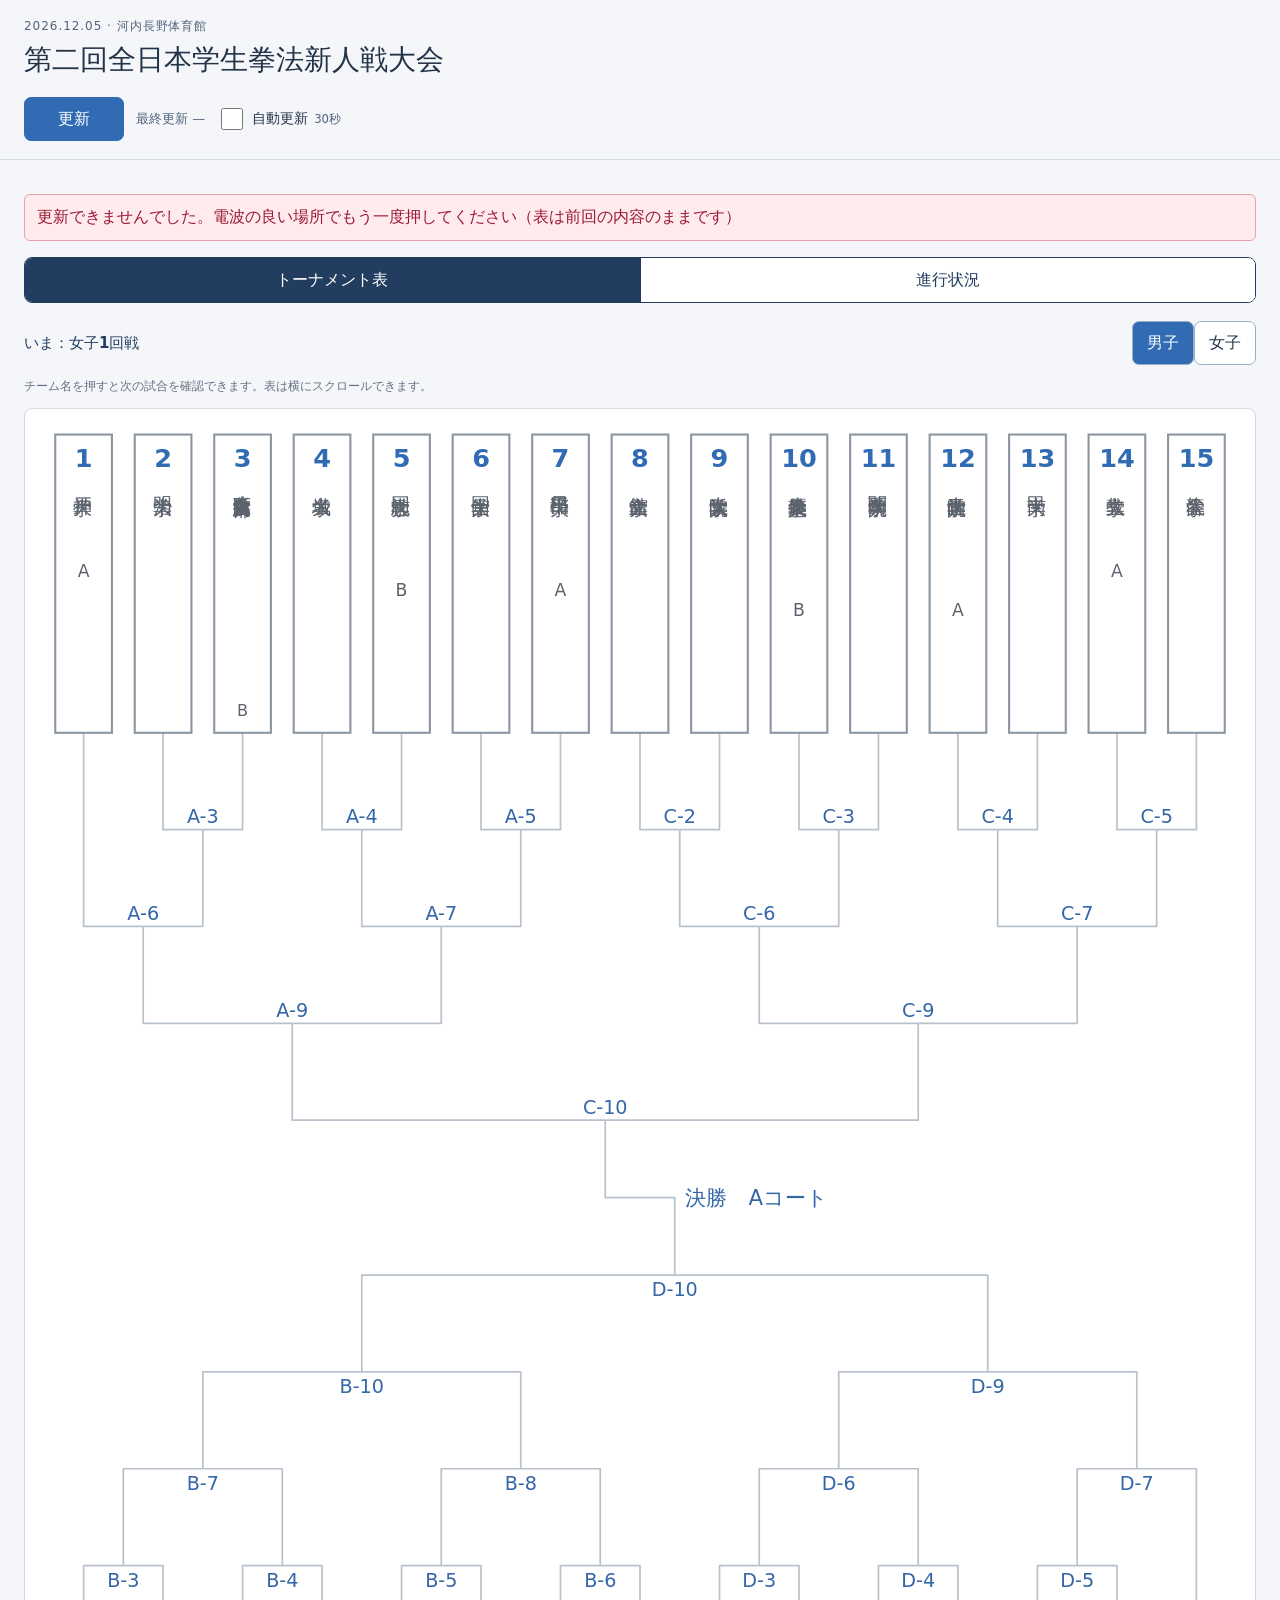
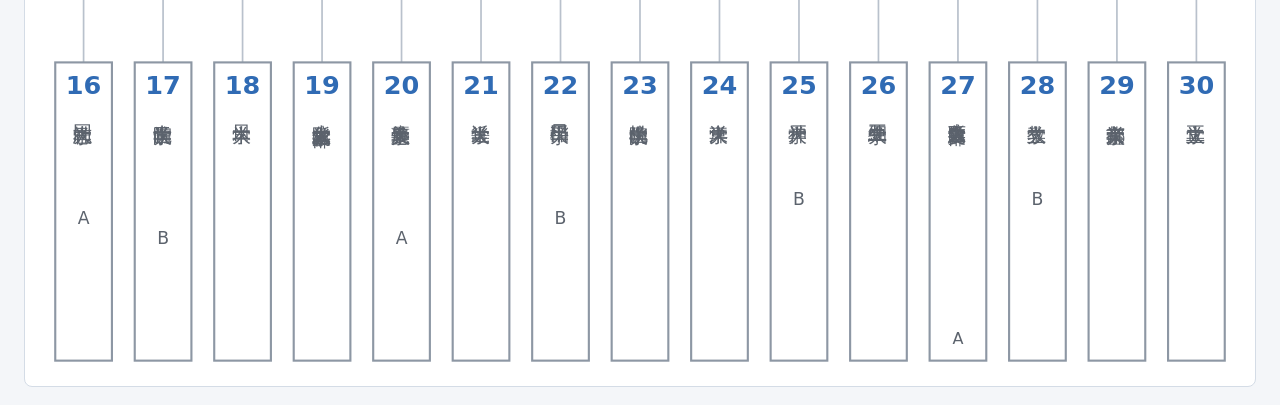
<file: index.html>
<!doctype html>
<html lang="ja">
<head>
  <meta charset="utf-8"><meta name="viewport" content="width=device-width, initial-scale=1">
  <title>速報トーナメント | 第二回全日本学生拳法新人戦大会</title>
  <link rel="stylesheet" href="css/style.css?v=1126a">
  <script defer src="config.js?v=1126a"></script><script defer src="js/logic.js?v=1126a"></script>
  <script defer src="js/api.js?v=1126a"></script><script defer src="js/bracket-view.js?v=1126a"></script><script defer src="js/viewer.js?v=1126a"></script>
</head>
<body class="viewer">
  <header><p class="eyebrow">2026.12.05 · 河内長野体育館</p><h1>第二回全日本学生拳法新人戦大会</h1>
    <div class="toolbar"><button id="refresh" class="primary">更新</button><span id="updated">最終更新 —</span>
      <label class="switch"><input id="auto" type="checkbox">自動更新 <small>30秒</small></label></div>
  </header>
  <main>
    <p id="message" class="message" role="status" aria-live="polite"></p>
    <!-- 11/24 ユーザー指示: 最初はトーナメント表だけ。進行状況（段階・コート別）は別タブに分ける。 -->
    <div class="view-tabs" role="tablist" aria-label="表示の切り替え">
      <button id="view-tab-bracket" role="tab" aria-selected="true" aria-controls="view-bracket" data-view="bracket">トーナメント表</button><button id="view-tab-progress" role="tab" aria-selected="false" aria-controls="view-progress" data-view="progress" tabindex="-1">進行状況</button>
    </div>
    <section id="champions" class="champions" aria-label="大会結果" aria-live="polite" hidden></section>
    <div id="view-progress" role="tabpanel" aria-labelledby="view-tab-progress" hidden>
      <section aria-label="いまの段階"><h2 id="phase-label">読み込み中…</h2><ol id="phases" class="phases"></ol></section>
      <section id="courts" class="courts" aria-label="コート別の試合状況"></section>
    </div>
    <div id="view-bracket" role="tabpanel" aria-labelledby="view-tab-bracket">
    <section class="bracket-section"><div class="section-heading"><p id="phase-mini" class="phase-mini">読み込み中…</p>
      <div role="tablist" aria-label="部門"><button id="tab-men" role="tab" aria-selected="true" aria-controls="bracket" data-block="男子">男子</button><button id="tab-women" role="tab" aria-selected="false" aria-controls="bracket" data-block="女子" tabindex="-1">女子</button></div></div>
      <p id="bracket-hint" class="hint">チーム名を押すと次の試合を確認できます。表は横にスクロールできます。</p>
      <div id="bracket" class="bracket-scroll" role="tabpanel" aria-labelledby="tab-men" aria-describedby="bracket-hint" tabindex="0"></div>
    </section>
    </div>
  </main>
  <dialog id="team-dialog" class="team-dialog"><h2 id="team-title"></h2><p id="team-info"></p><button id="close-dialog">閉じる</button></dialog>
  <span id="mock" class="mock" hidden>テストモード</span>
</body>
</html>
</file>
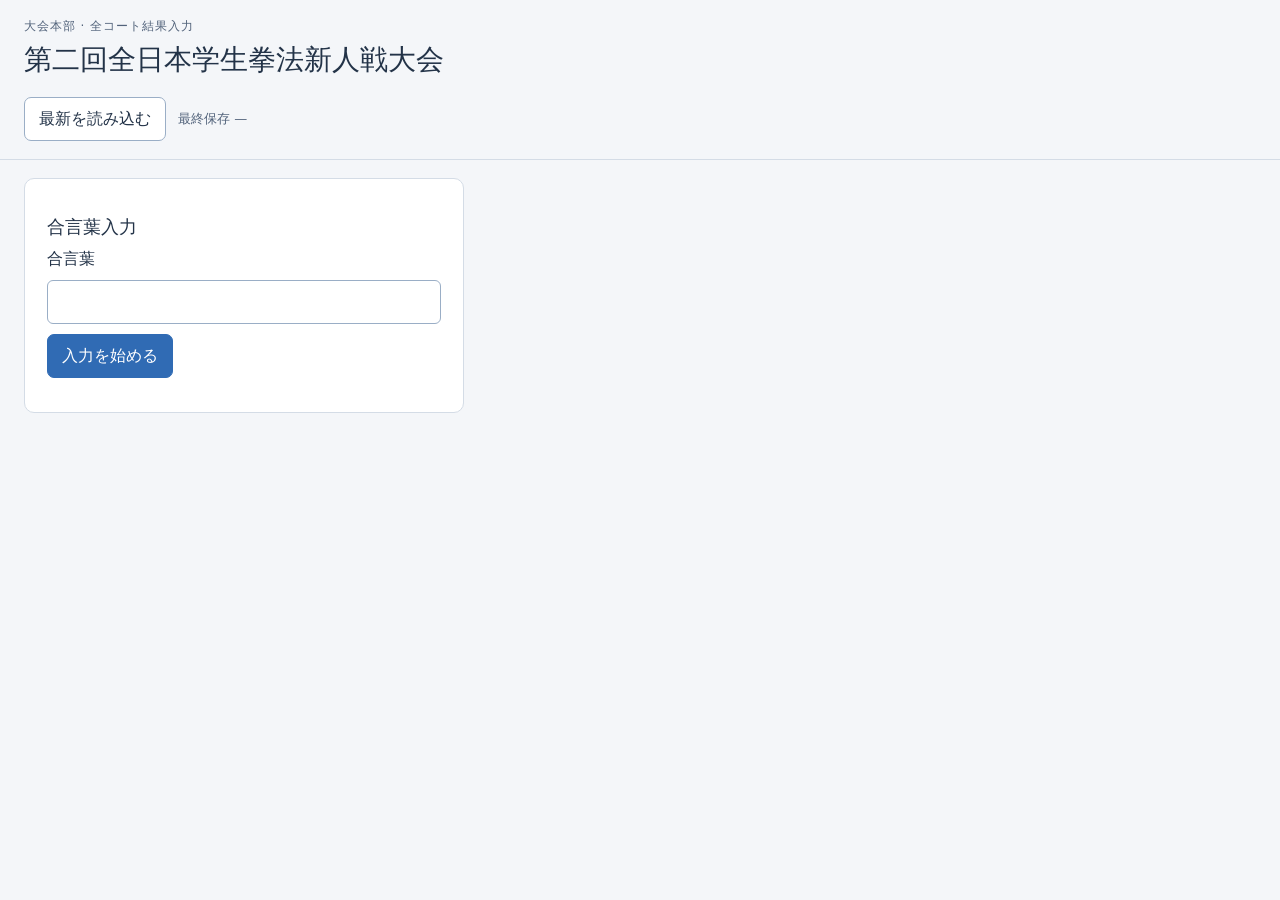
<file: admin.html>
<!doctype html>
<html lang="ja">
<head>
  <meta charset="utf-8"><meta name="viewport" content="width=device-width, initial-scale=1">
  <meta name="robots" content="noindex,nofollow"><title>本部・結果入力 | 新人戦大会</title>
  <link rel="stylesheet" href="css/style.css?v=1126a">
  <script defer src="config.js?v=1126a"></script><script defer src="js/logic.js?v=1126a"></script>
  <script defer src="js/api.js?v=1126a"></script><script defer src="js/bracket-view.js?v=1126a"></script><script defer src="js/admin-form.js?v=1126a"></script><script defer src="js/admin.js?v=1126a"></script>
</head>
<body class="admin">
  <header><p class="eyebrow">大会本部 · 全コート結果入力</p><h1>第二回全日本学生拳法新人戦大会</h1>
    <div class="toolbar"><button id="refresh">最新を読み込む</button><span id="updated">最終保存 —</span><button id="change-token" class="link">合言葉を変える</button></div>
  </header>
  <main>
    <form id="login" class="login"><h2>合言葉入力</h2><label for="token">合言葉</label><input id="token" type="password" autocomplete="current-password" required><button class="primary" type="submit">入力を始める</button><p class="hint" id="login-hint"></p></form>
    <div id="message" class="message" role="alert" aria-live="polite"></div><button id="retry" hidden>再送</button>
    <div id="editor" hidden>
      <section aria-label="いまの段階"><h2 id="phase-label"></h2><ol id="phases" class="phases"></ol></section>
      <div class="admin-layout" id="admin-layout">
        <section class="bracket-section"><div class="section-heading"><h2>トーナメント表</h2>
          <div role="tablist" aria-label="部門"><button id="tab-men" role="tab" aria-selected="true" aria-controls="bracket" data-block="男子">男子</button><button id="tab-women" role="tab" aria-selected="false" aria-controls="bracket" data-block="女子" tabindex="-1">女子</button></div></div>
          <p id="bracket-hint" class="hint">試合番号を押して結果を入力・直しできます。表は横にスクロールできます。</p>
          <div id="bracket" class="bracket-scroll" role="tabpanel" aria-labelledby="tab-men" aria-describedby="bracket-hint" tabindex="0"></div>
        </section>
        <section id="match-editor" class="match-editor" role="dialog" aria-labelledby="match-title" hidden>
          <div class="editor-heading"><h2 id="match-title" tabindex="-1"></h2><button id="close-editor" aria-label="編集窓を閉じる">閉じる</button></div>
          <p id="editor-notice" class="hint"></p>
          <div id="opponents" class="opponents"></div>
          <p id="winner-banner" class="winner-banner" role="status" aria-live="polite"></p>
          <p id="tie-hint" class="hint" hidden>同点です。代表戦・判定で勝ったチームを選んでください</p>
          <label for="result-note">メモ</label><select id="result-note"><option value="">なし</option><option>代表戦</option><option>判定</option><option>延長</option><option>不戦勝</option></select>
          <p id="result-reason" class="undo-reason" aria-live="polite"></p>
          <button id="save-result" class="primary">確定</button>
          <button id="undo-result" class="danger">この試合の結果を取り消す</button><p id="undo-reason" class="undo-reason"></p>
          <button id="set-current" class="link">この試合を試合中にする</button>
          <div id="editor-message" class="message" role="alert"></div><button id="editor-retry" hidden>再送</button>
        </section>
      </div>
      <details class="reset"><summary>全結果を消す（大会前の準備用）</summary><form id="reset-form"><label for="reset-confirm">確認文字 RESET を入力</label><input id="reset-confirm" autocomplete="off" required pattern="RESET"><button type="submit" class="danger">全結果を消す</button></form></details>
    </div>
  </main>
  <span id="mock" class="mock" hidden>テストモード</span>
</body>
</html>
</file>
<file: css/style.css>
:root{font-family:system-ui,-apple-system,"Yu Gothic",Meiryo,sans-serif;color:#233348;background:#f4f6f9;font-synthesis:none;--men:#306bb4;--women:#d6587a;--line:#d4dce6}
*{box-sizing:border-box}body{margin:0}header,main{max-width:1280px;margin:auto;padding:18px 24px}header{border-bottom:1px solid var(--line)}h1{font-size:clamp(18px,2.6vw,28px);margin:4px 0 16px;line-height:1.5}h2{font-size:18px;margin:14px 0 10px}h3{margin:0 0 8px;font-size:18px}.eyebrow{color:#52637b;font-size:12px;letter-spacing:.08em;margin:0}button,input,select{font:inherit}button,select,input:not([type=checkbox]),summary{min-height:44px}button{border:1px solid #9aaec6;background:#fff;color:#233348;padding:9px 14px;border-radius:7px;cursor:pointer;font-weight:650}button:hover{background:#edf3fb}button:disabled{opacity:.48;cursor:default}.primary{background:#306bb4;color:white;border-color:#306bb4}.primary:hover{background:#265990}.danger{color:#a81f3c;border-color:#bc4960}.link{background:transparent;border-color:transparent;text-decoration:underline;font-size:13px}button:focus-visible,input:focus-visible,select:focus-visible,summary:focus-visible,[tabindex]:focus-visible{outline:3px solid #cf8700;outline-offset:3px}input:not([type=checkbox]),select{border:1px solid #9aaec6;border-radius:6px;background:white;padding:8px;max-width:100%;width:100%}input[type=checkbox]{width:22px;height:22px;accent-color:#306bb4}.toolbar{display:flex;align-items:center;flex-wrap:wrap;gap:12px}.toolbar>span{font-size:13px;color:#52637b}.toolbar .primary{min-width:100px}.switch{display:flex;align-items:center;gap:6px;min-height:44px;font-size:14px}.switch small{color:#52637b}.message:empty{display:none}.message{padding:12px;border-radius:6px;background:#e7eef8}.message.error{background:#ffeaed;color:#9b1935;border:1px solid #e6a0ae}.phases{display:flex;gap:6px;list-style:none;margin:0 0 16px;padding:0;overflow-x:auto}.phases li{flex-shrink:0;border:1px solid var(--line);border-radius:5px;padding:7px 9px;font-size:12px;background:#fff}.phases .done{background:#e6e8ec;color:#76808d}.phases .now{background:#233d60;color:white;border-color:#233d60}.courts{display:grid;grid-template-columns:repeat(4,minmax(0,1fr));gap:12px}.court{background:#fff;border:1px solid var(--line);border-radius:10px;padding:14px;min-width:0}.court.women{border-top:4px solid var(--women)}.court.men{border-top:4px solid var(--men)}.court .label{font-size:11px;color:#657286;margin:5px 0 0}.match-id{display:block;font-size:28px;line-height:1.25;margin:3px 0 8px;font-weight:800}.women .match-id{color:#b93f61}.men .match-id{color:var(--men)}.team{display:flex;align-items:center;gap:5px;min-height:44px;width:100%;font-size:13px;line-height:1.4;text-align:left;padding:5px 0;border:0;background:transparent;overflow-wrap:anywhere}.team>span:last-child{min-width:0}.sash{flex-shrink:0;width:22px;height:25px;display:inline-flex;align-items:center;justify-content:center;border:1px solid #99a5b4;background:#fff;color:#34445a;font-size:11px;border-radius:3px}.sash.red{background:#c33c4d;border-color:#c33c4d;color:white}.team small{display:block;font-size:10px;font-weight:400;color:#657286}.next{border-top:1px solid #e6eaf0;margin-top:8px;padding-top:8px;font-size:12px;line-height:1.5}.next p{margin:4px 0}.count{font-size:11px;color:#657286;margin:10px 0 0}.section-heading{display:flex;gap:20px;align-items:center;justify-content:space-between}.bracket-section{margin-top:28px}.section-heading button[aria-selected=true]{background:#306bb4;color:#fff}#tab-women[aria-selected=true]{background:#d6587a;border-color:#d6587a}.hint{font-size:12px;color:#657286;line-height:1.6}.viewer .court-status{font-size:12px;color:#76808d;margin:8px 0;line-height:1.6}.viewer .court-finished{font-weight:650}.viewer #phase-label.all-done{font-size:28px}.viewer .champions{display:grid;grid-template-columns:repeat(2,minmax(0,1fr));gap:12px;margin:16px 0}.viewer .champions>div{padding:16px;background:#fff;border:2px solid var(--men);border-radius:8px}.viewer .champions>.women{border-color:var(--women)}.viewer .champions p{margin:0 0 8px;font-size:14px}.viewer .champions strong{display:block;font-size:clamp(20px,3vw,30px);overflow-wrap:anywhere}.viewer .champions .men strong{color:var(--men)}.viewer .champions .women strong{color:#b93f61}.bracket-scroll{overflow-x:auto;overflow-y:hidden;background:#fff;border:1px solid var(--line);border-radius:8px}.bracket-scroll svg{display:block;width:100%;min-width:720px;height:auto;font-family:inherit}.tree-line{fill:none;stroke:#b9c1cc;stroke-width:.8;stroke-linejoin:round}.tree-line.won{stroke:var(--tree-color);stroke-width:2.4}.tree-box{fill:#fff;stroke:#8d97a4;stroke-width:1}.tree-number{font-size:12px;fill:#306bb4;font-weight:700}.tree-title{font-size:9px;fill:#3467a7;paint-order:stroke;stroke:#fff;stroke-width:2;stroke-linejoin:round}.tree-final{font-size:10px}.tree-team,.tree-suffix,.tree-sub{fill:#5c636d;font-weight:400}.tree-score{fill:var(--tree-color);font-weight:700}.tree-note{font-size:6.5px;fill:#657286;paint-order:stroke;stroke:#fff;stroke-width:2;stroke-linejoin:round}.tree-click[role=button]{cursor:pointer}.tree-click[role=button]:hover .tree-box,.tree-click[role=button]:focus-visible .tree-box{stroke:var(--tree-color);stroke-width:2}.tree-click.lost .tree-team,.tree-click.lost .tree-suffix,.tree-click.lost .tree-sub{fill:#b4bac3}.tree-click.champion .tree-box{stroke:var(--tree-color);stroke-width:2.4;fill:color-mix(in srgb,var(--tree-color) 8%,white)}.team-dialog{position:fixed;top:auto;bottom:0;margin:0 auto;max-width:540px;width:100%;border:1px solid var(--line);border-radius:16px 16px 0 0;padding:24px}.team-dialog::backdrop{background:#182c4866}.team-dialog button{width:100%;margin-top:16px}.mock{position:fixed;bottom:7px;right:9px;font-size:11px;padding:4px 8px;border:1px solid #cda857;border-radius:4px;background:#fff6d9;color:#715311;z-index:10}.login{max-width:440px;background:white;padding:22px;border:1px solid var(--line);border-radius:10px}.login label,.login input,.login button{display:block;margin:10px 0}.reset{margin:32px 0 48px;font-size:13px;color:#657286}.reset summary{cursor:pointer;padding:12px 0}.reset form{max-width:400px;display:grid;gap:10px}.admin .toolbar .link{margin-left:auto}[hidden]{display:none!important}
@media(max-width:700px){header,main{padding:12px}.courts{grid-template-columns:repeat(2,minmax(0,1fr));gap:8px}.court{padding:10px}.eyebrow{font-size:10px}h1{font-size:17px;margin-bottom:8px}.toolbar{gap:6px 10px}.toolbar .primary{min-width:90px}.switch{margin-left:auto}.phases{margin-bottom:10px}.phases li{padding:5px 7px;font-size:11px}#phase-label{font-size:16px;margin-top:3px}.match-id{font-size:23px}.team{font-size:12px}.next{font-size:11px}.section-heading{gap:8px}.section-heading button{padding:8px 12px}}

/* 閲覧用の表示タブ（11/24）。単色・グラデーションなし。 */
.view-tabs{display:flex;margin:0 0 18px;border:1px solid #233d60;border-radius:8px;overflow:hidden;background:#fff}
.view-tabs button{flex:1;border:0;border-radius:0;font-size:16px;color:#233d60;background:#fff}
.view-tabs button+button{border-left:1px solid #233d60}
.view-tabs button[aria-selected=true]{background:#233d60;color:#fff}
.viewer #view-bracket .bracket-section{margin-top:0}
.phase-mini{margin:0;font-size:15px;font-weight:700;color:#233d60}

/* 本部用。表の座標・閲覧用のスタイルは共通のまま、試合番号だけ操作可能にする。 */
.admin-layout{display:grid;grid-template-columns:minmax(0,1fr);gap:20px;align-items:start}
.admin-layout.editing{grid-template-columns:minmax(0,1fr) 420px}
.admin .bracket-section{margin-top:0;min-width:0}
.match-target{cursor:pointer}.match-hit{fill:#fff;stroke:none}
.match-target.ready .match-hit{fill:#fff;stroke:var(--tree-color);stroke-width:1.2}
.match-target.ready .tree-title{font-weight:800}
.match-target.waiting{cursor:default}.match-target.waiting .tree-title{fill:#9aa3ae}
.match-target:hover .match-hit,.match-target:focus-visible .match-hit{stroke:#233d60;stroke-width:1.2}
.match-editor{position:sticky;top:12px;background:white;border:1px solid var(--line);border-radius:12px;padding:18px;max-height:calc(100dvh - 24px);overflow-y:auto;box-shadow:0 5px 20px #23334812;z-index:20}
.editor-heading{display:flex;gap:10px;align-items:center;justify-content:space-between}.editor-heading h2{font-size:19px;margin:0}.editor-heading button{flex-shrink:0}
.opponents{display:grid;grid-template-columns:repeat(2,minmax(0,1fr));gap:12px;align-items:stretch;margin-top:12px}
.opponent{border:3px solid #d4dce6;border-radius:9px;padding:8px 4px;display:flex;flex-direction:column;min-width:0;background:#fff}
.team-choice{display:flex;flex-direction:column;align-items:center;gap:8px;border:0;background:transparent;width:100%;padding:4px;flex:1;text-align:center;overflow-wrap:anywhere;min-height:100px}
.team-choice strong{font-size:20px;line-height:1.45}.team-choice small{font-size:11px;font-weight:400}
.team-choice:disabled{opacity:1;color:inherit}.team-choice:disabled:hover{background:transparent}
.opponent.selected-winner{border-color:#306bb4;background:#eaf2ff}.opponent.loser .team-choice{opacity:.5}
.score-label{text-align:center;font-size:12px;margin:10px 0 4px;color:#52637b}
.counter{display:flex;align-items:center;justify-content:center;gap:5px}.counter button{width:44px;min-width:44px;padding:7px;font-size:22px}.counter output{min-width:30px;font-size:32px;font-weight:800;text-align:center}
.winner-banner{font-size:24px;line-height:1.45;font-weight:800;text-align:center;border-radius:7px;padding:13px 8px;margin:16px 0 8px;background:#306bb4;color:#fff;overflow-wrap:anywhere}
.winner-banner.women{background:#b93f61}.winner-banner.undecided{background:#edf0f4;color:#52637b;font-size:18px}
.match-editor label{display:block;font-size:13px;margin:12px 0 5px}.match-editor>button{display:block;width:100%;margin-top:10px}
.match-editor .primary{font-size:20px;min-height:52px}.match-editor .link{font-size:12px}
.undo-reason{font-size:13px;color:#9b1935;line-height:1.6}.undo-reason:empty{display:none}
.match-editor .hint{margin:8px 0}.match-editor .message{font-size:13px;margin-top:12px}
@media(max-width:900px){
  .admin-layout.editing{grid-template-columns:minmax(0,1fr)}
  .match-editor{position:fixed;top:auto;bottom:0;left:0;right:0;width:100%;max-width:540px;margin:0 auto;max-height:88dvh;border-radius:16px 16px 0 0;padding:16px 12px max(20px,env(safe-area-inset-bottom));box-shadow:0 -8px 32px #23334833;overscroll-behavior:contain}
  .opponents{gap:8px}.team-choice strong{font-size:18px}.counter{gap:4px}.counter output{font-size:30px}
  .winner-banner{font-size:22px}.admin .mock{z-index:5}
}
</file>
